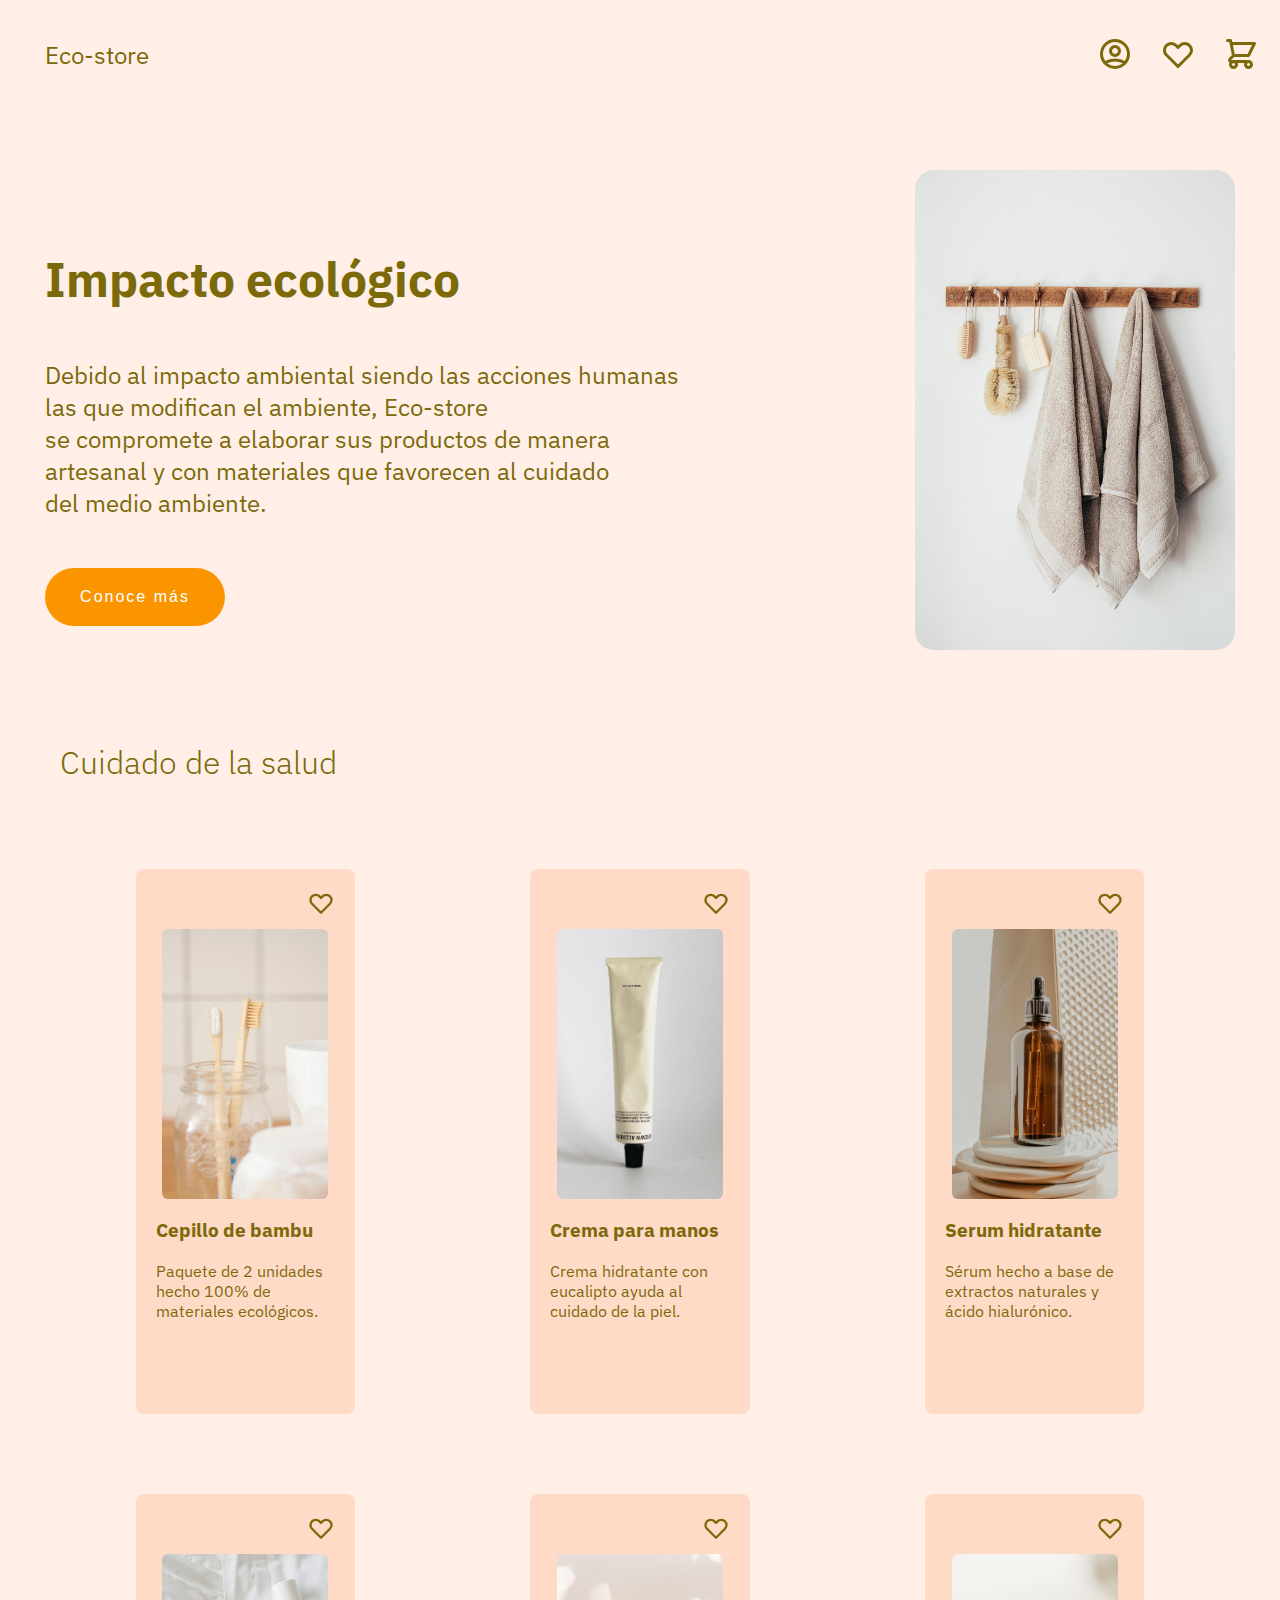
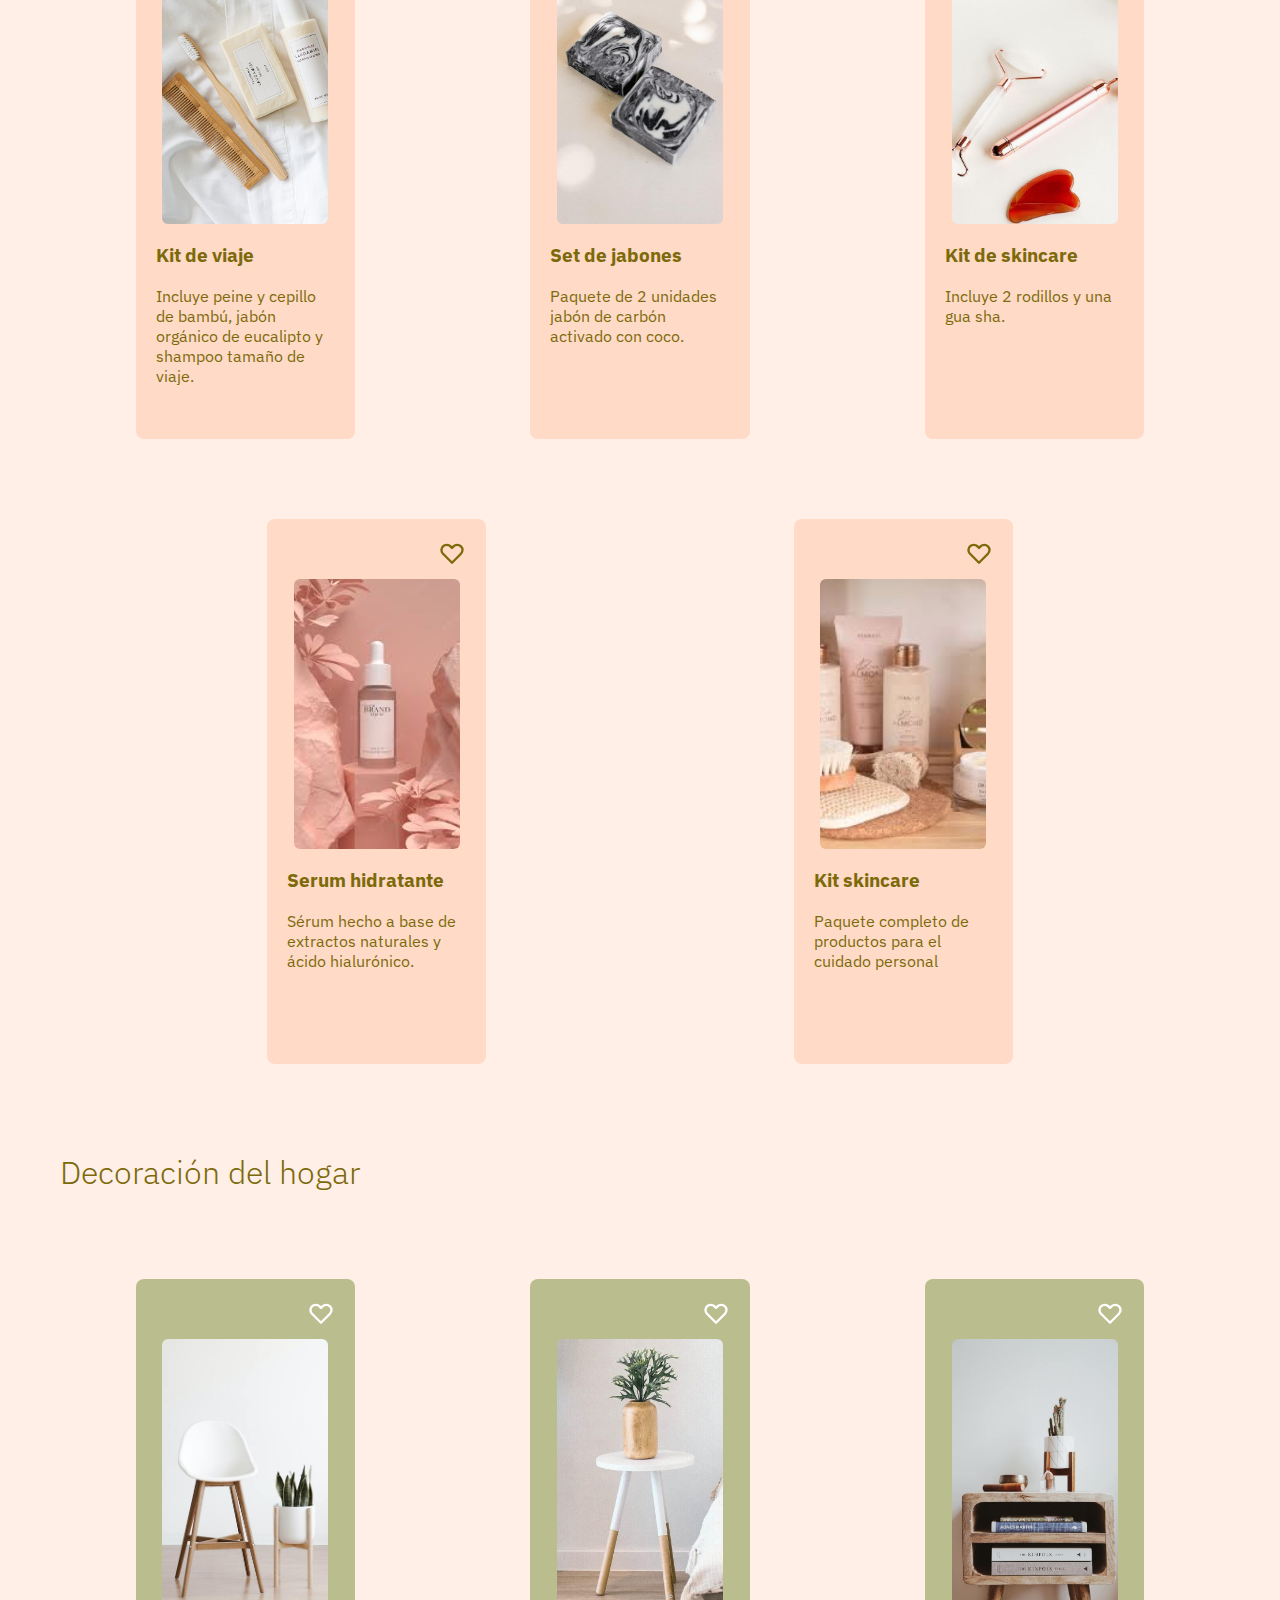
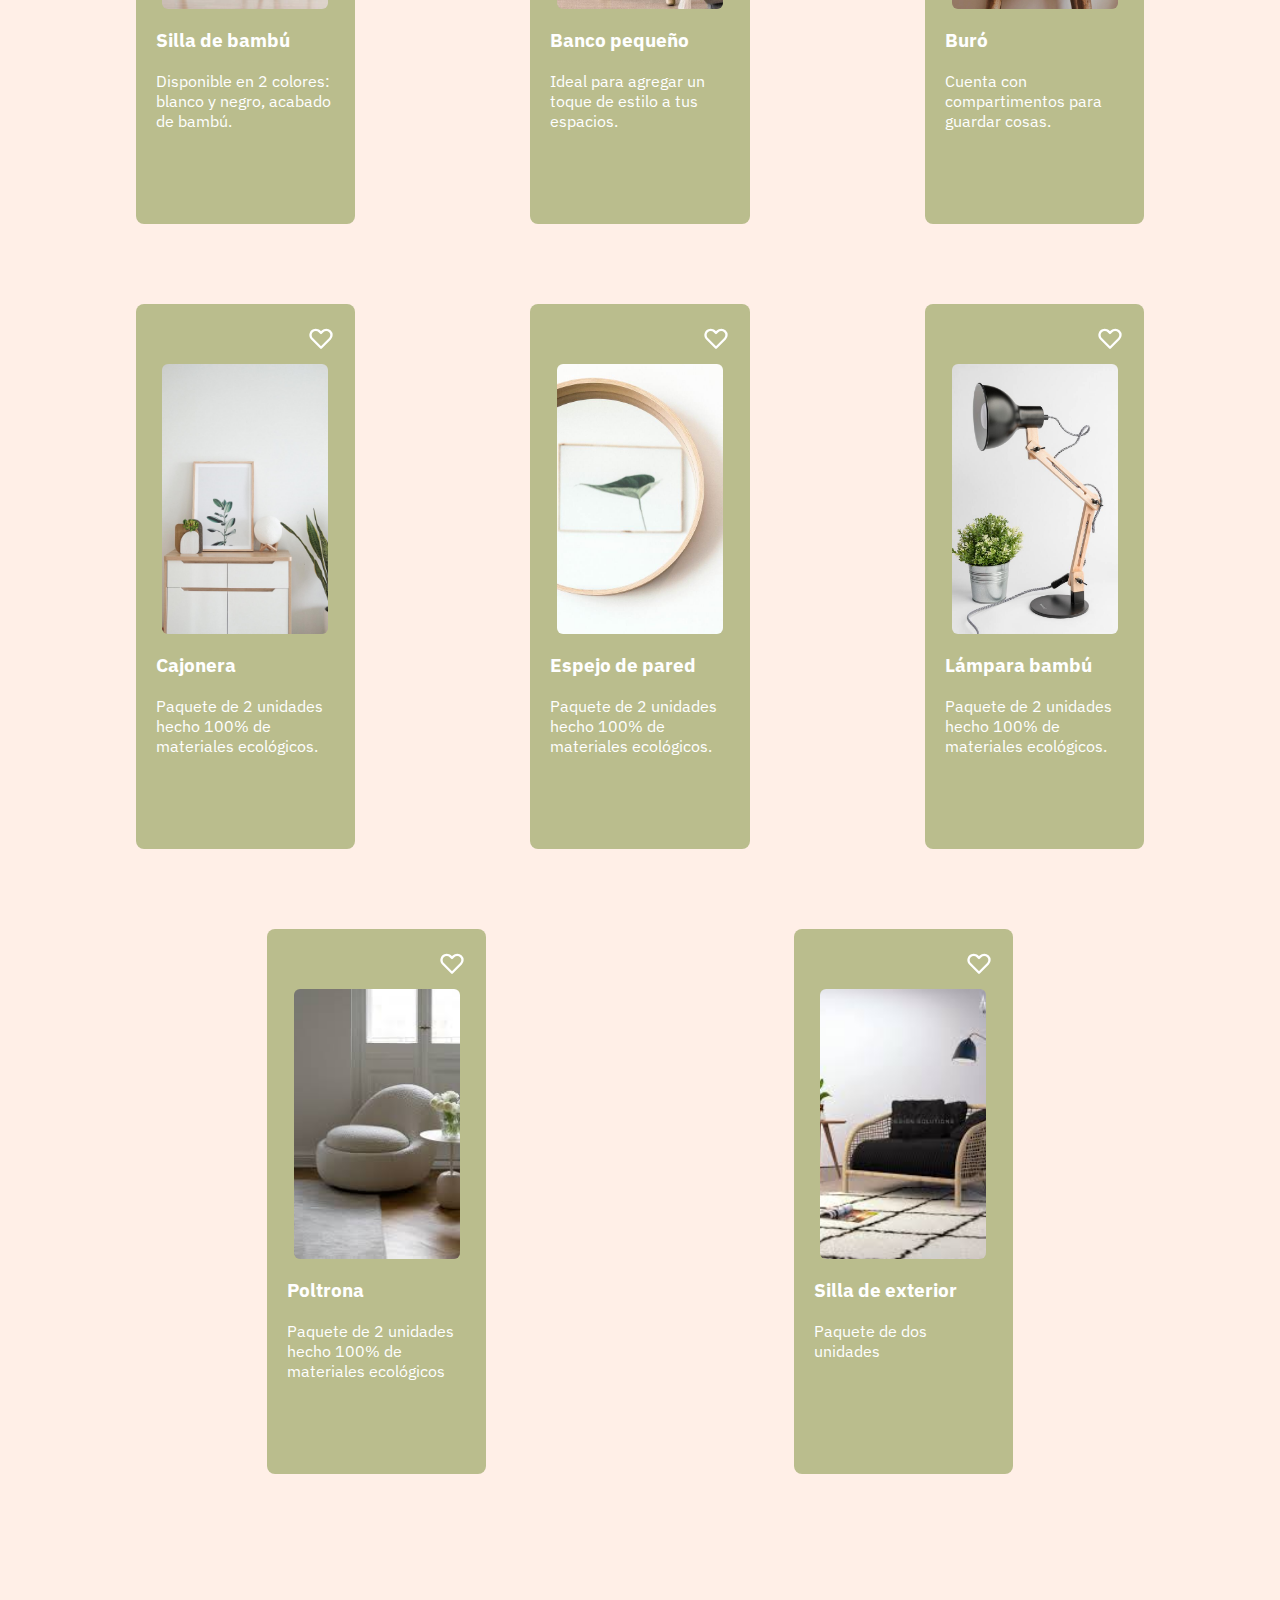
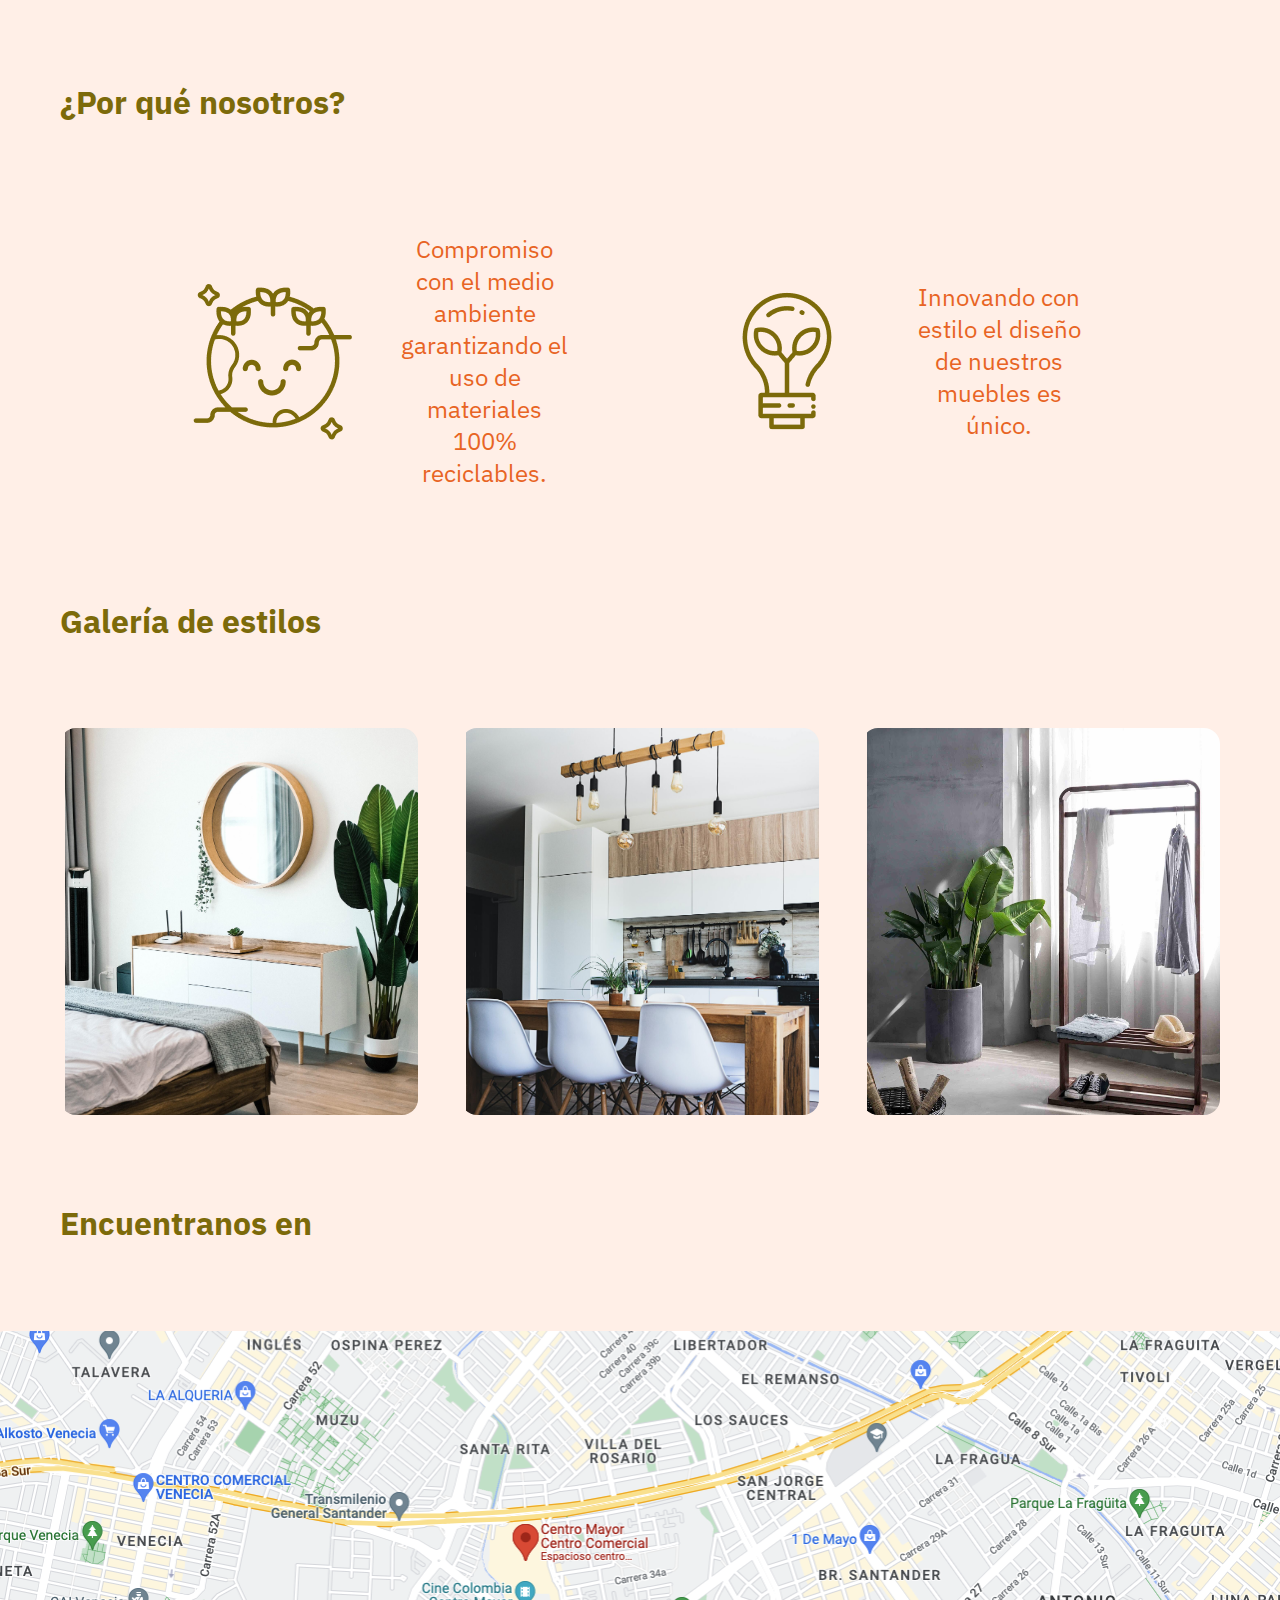
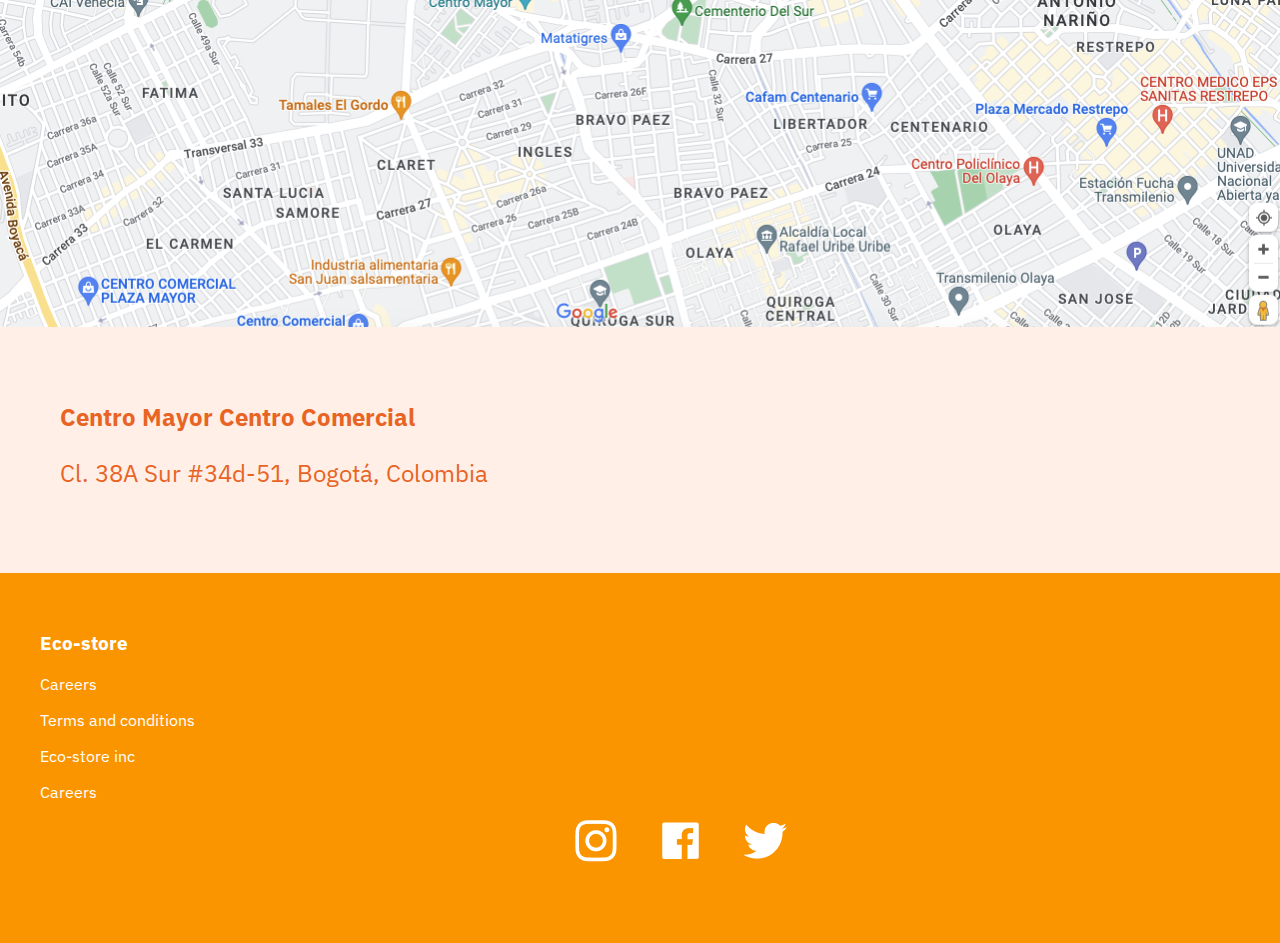
<file: index.html>
<!DOCTYPE html>
<html lang="en">
<head>
    <meta charset="UTF-8">
    <meta name="viewport" content="width=device-width, initial-scale=1.0">
    <title>Document</title>
    <link rel="preconnect" href="https://fonts.googleapis.com">
    <link rel="preconnect" href="https://fonts.gstatic.com" crossorigin>
    <link href="https://fonts.googleapis.com/css2?family=IBM+Plex+Sans:wght@400;500;700&display=swap" rel="stylesheet">
    <link rel="stylesheet" href="./css/main.css">
</head>
<body>
    <nav>
        <p>Eco-store</p>
        <div class="icons">
            <button class="profile">
                <svg width="36" height="36" viewBox="0 0 24 24" fill="none" xmlns="http://www.w3.org/2000/svg">
                    <path d="M5.121 17.804C7.21942 16.6179 9.58958 15.9963 12 16C14.5 16 16.847 16.655 18.879 17.804M15 10C15 10.7956 14.6839 11.5587 14.1213 12.1213C13.5587 12.6839 12.7956 13 12 13C11.2044 13 10.4413 12.6839 9.87868 12.1213C9.31607 11.5587 9 10.7956 9 10C9 9.20435 9.31607 8.44129 9.87868 7.87868C10.4413 7.31607 11.2044 7 12 7C12.7956 7 13.5587 7.31607 14.1213 7.87868C14.6839 8.44129 15 9.20435 15 10ZM21 12C21 13.1819 20.7672 14.3522 20.3149 15.4442C19.8626 16.5361 19.1997 17.5282 18.364 18.364C17.5282 19.1997 16.5361 19.8626 15.4442 20.3149C14.3522 20.7672 13.1819 21 12 21C10.8181 21 9.64778 20.7672 8.55585 20.3149C7.46392 19.8626 6.47177 19.1997 5.63604 18.364C4.80031 17.5282 4.13738 16.5361 3.68508 15.4442C3.23279 14.3522 3 13.1819 3 12C3 9.61305 3.94821 7.32387 5.63604 5.63604C7.32387 3.94821 9.61305 3 12 3C14.3869 3 16.6761 3.94821 18.364 5.63604C20.0518 7.32387 21 9.61305 21 12Z" stroke="#7C6A0A" stroke-width="2" stroke-linecap="round" stroke-linejoin="round"/>
                    </svg>
            </button>
            <button class="wishlist">
                <svg width="36" height="36" viewBox="0 0 24 24" fill="none" xmlns="http://www.w3.org/2000/svg">
                    <path d="M3.34255 7.7779C3.5687 7.23194 3.90017 6.73586 4.31804 6.31799C4.7359 5.90012 5.23198 5.56865 5.77795 5.3425C6.32392 5.11635 6.90909 4.99995 7.50004 4.99995C8.09099 4.99995 8.67616 5.11635 9.22213 5.3425C9.7681 5.56865 10.2642 5.90012 10.682 6.31799L12 7.63599L13.318 6.31799C14.162 5.47407 15.3066 4.99997 16.5 4.99997C17.6935 4.99997 18.8381 5.47407 19.682 6.31799C20.526 7.16191 21.0001 8.30651 21.0001 9.49999C21.0001 10.6935 20.526 11.8381 19.682 12.682L12 20.364L4.31804 12.682C3.90017 12.2641 3.5687 11.7681 3.34255 11.2221C3.1164 10.6761 3 10.0909 3 9.49999C3 8.90904 3.1164 8.32387 3.34255 7.7779Z" stroke="#7C6A0A" stroke-width="2" stroke-linecap="round" stroke-linejoin="round"/>
                    </svg>
            </button>
            <button class="cart">
                <svg width="36" height="36" viewBox="0 0 24 24" fill="none" xmlns="http://www.w3.org/2000/svg">
                    <path d="M3 3H5L5.4 5M5.4 5H21L17 13H7M5.4 5L7 13M7 13L4.707 15.293C4.077 15.923 4.523 17 5.414 17H17M17 17C16.4696 17 15.9609 17.2107 15.5858 17.5858C15.2107 17.9609 15 18.4696 15 19C15 19.5304 15.2107 20.0391 15.5858 20.4142C15.9609 20.7893 16.4696 21 17 21C17.5304 21 18.0391 20.7893 18.4142 20.4142C18.7893 20.0391 19 19.5304 19 19C19 18.4696 18.7893 17.9609 18.4142 17.5858C18.0391 17.2107 17.5304 17 17 17ZM9 19C9 19.5304 8.78929 20.0391 8.41421 20.4142C8.03914 20.7893 7.53043 21 7 21C6.46957 21 5.96086 20.7893 5.58579 20.4142C5.21071 20.0391 5 19.5304 5 19C5 18.4696 5.21071 17.9609 5.58579 17.5858C5.96086 17.2107 6.46957 17 7 17C7.53043 17 8.03914 17.2107 8.41421 17.5858C8.78929 17.9609 9 18.4696 9 19Z" stroke="#7C6A0A" stroke-width="2" stroke-linecap="round" stroke-linejoin="round"/>
                    </svg>
            </button>
        </div>
        
    </nav>
    <main class="main-section">
        <article>
            <div class="impact-section">
                <h1>Impacto ecológico</h1>
                <p>Debido al impacto ambiental siendo las acciones humanas <br> las que  modifican el ambiente, Eco-store <br> se compromete a elaborar sus productos de manera <br> artesanal y con materiales que favorecen al cuidado <br> del medio ambiente.</p>
                <button>Conoce más</button>
            </div>
            <div class="image-section">
                <img src="./assets/img/main-2.jpg" alt="towels">
            </div>
        </article>
        <section class="product-section">
            <div class="healthcare">
                <h2>Cuidado de la salud</h2>
                <div class="card-section">
                    <div class="product-card">
                        <div class="icon">
                           <svg width="24" height="24" viewBox="0 0 24 24" fill="none" xmlns="http://www.w3.org/2000/svg">
                            <path d="M3.34255 7.7779C3.5687 7.23194 3.90017 6.73586 4.31804 6.31799C4.7359 5.90012 5.23198 5.56865 5.77795 5.3425C6.32392 5.11635 6.90909 4.99995 7.50004 4.99995C8.09099 4.99995 8.67616 5.11635 9.22213 5.3425C9.7681 5.56865 10.2642 5.90012 10.682 6.31799L12 7.63599L13.318 6.31799C14.162 5.47407 15.3066 4.99997 16.5 4.99997C17.6935 4.99997 18.8381 5.47407 19.682 6.31799C20.526 7.16191 21.0001 8.30651 21.0001 9.49999C21.0001 10.6935 20.526 11.8381 19.682 12.682L12 20.364L4.31804 12.682C3.90017 12.2641 3.5687 11.7681 3.34255 11.2221C3.1164 10.6761 3 10.0909 3 9.49999C3 8.90904 3.1164 8.32387 3.34255 7.7779Z" stroke="#7c6a0a" stroke-width="2" stroke-linecap="round" stroke-linejoin="round"/>
                            </svg> 
                        </div>
                        <div class="product-image">
                            <img src="./assets/img/products/toothbrush.jpg" alt="">
                        </div>
                        <h3>Cepillo de bambu</h3>
                        <p>Paquete de 2 unidades hecho 100% de materiales ecológicos.</p>
                    </div>
                    <div class="product-card">
                        <div class="icon">
                           <svg width="24" height="24" viewBox="0 0 24 24" fill="none" xmlns="http://www.w3.org/2000/svg">
                            <path d="M3.34255 7.7779C3.5687 7.23194 3.90017 6.73586 4.31804 6.31799C4.7359 5.90012 5.23198 5.56865 5.77795 5.3425C6.32392 5.11635 6.90909 4.99995 7.50004 4.99995C8.09099 4.99995 8.67616 5.11635 9.22213 5.3425C9.7681 5.56865 10.2642 5.90012 10.682 6.31799L12 7.63599L13.318 6.31799C14.162 5.47407 15.3066 4.99997 16.5 4.99997C17.6935 4.99997 18.8381 5.47407 19.682 6.31799C20.526 7.16191 21.0001 8.30651 21.0001 9.49999C21.0001 10.6935 20.526 11.8381 19.682 12.682L12 20.364L4.31804 12.682C3.90017 12.2641 3.5687 11.7681 3.34255 11.2221C3.1164 10.6761 3 10.0909 3 9.49999C3 8.90904 3.1164 8.32387 3.34255 7.7779Z" stroke="#7c6a0a" stroke-width="2" stroke-linecap="round" stroke-linejoin="round"/>
                            </svg> 
                        </div>
                        <div class="product-image">
                            <img src="./assets/img/products/hand-cream.jpeg" alt="">
                        </div>
                        <h3>Crema para manos</h3>
                        <p>Crema hidratante con eucalipto ayuda al cuidado de la piel.</p>
                    </div>
                    <div class="product-card">
                        <div class="icon">
                           <svg width="24" height="24" viewBox="0 0 24 24" fill="none" xmlns="http://www.w3.org/2000/svg">
                            <path d="M3.34255 7.7779C3.5687 7.23194 3.90017 6.73586 4.31804 6.31799C4.7359 5.90012 5.23198 5.56865 5.77795 5.3425C6.32392 5.11635 6.90909 4.99995 7.50004 4.99995C8.09099 4.99995 8.67616 5.11635 9.22213 5.3425C9.7681 5.56865 10.2642 5.90012 10.682 6.31799L12 7.63599L13.318 6.31799C14.162 5.47407 15.3066 4.99997 16.5 4.99997C17.6935 4.99997 18.8381 5.47407 19.682 6.31799C20.526 7.16191 21.0001 8.30651 21.0001 9.49999C21.0001 10.6935 20.526 11.8381 19.682 12.682L12 20.364L4.31804 12.682C3.90017 12.2641 3.5687 11.7681 3.34255 11.2221C3.1164 10.6761 3 10.0909 3 9.49999C3 8.90904 3.1164 8.32387 3.34255 7.7779Z" stroke="#7c6a0a" stroke-width="2" stroke-linecap="round" stroke-linejoin="round"/>
                            </svg> 
                        </div>
                        <div class="product-image">
                            <img src="./assets/img/products/serum.jpg" alt="">
                        </div>
                        <h3>Serum hidratante</h3>
                        <p>Sérum hecho a base de extractos naturales y ácido hialurónico.</p>
                    </div>
                    <div class="product-card">
                        <div class="icon">
                           <svg width="24" height="24" viewBox="0 0 24 24" fill="none" xmlns="http://www.w3.org/2000/svg">
                            <path d="M3.34255 7.7779C3.5687 7.23194 3.90017 6.73586 4.31804 6.31799C4.7359 5.90012 5.23198 5.56865 5.77795 5.3425C6.32392 5.11635 6.90909 4.99995 7.50004 4.99995C8.09099 4.99995 8.67616 5.11635 9.22213 5.3425C9.7681 5.56865 10.2642 5.90012 10.682 6.31799L12 7.63599L13.318 6.31799C14.162 5.47407 15.3066 4.99997 16.5 4.99997C17.6935 4.99997 18.8381 5.47407 19.682 6.31799C20.526 7.16191 21.0001 8.30651 21.0001 9.49999C21.0001 10.6935 20.526 11.8381 19.682 12.682L12 20.364L4.31804 12.682C3.90017 12.2641 3.5687 11.7681 3.34255 11.2221C3.1164 10.6761 3 10.0909 3 9.49999C3 8.90904 3.1164 8.32387 3.34255 7.7779Z" stroke="#7c6a0a" stroke-width="2" stroke-linecap="round" stroke-linejoin="round"/>
                            </svg> 
                        </div>
                        <div class="product-image">
                            <img src="./assets/img/products/organic-kit.jpg" alt="">
                        </div>
                        <h3>Kit de viaje</h3>
                        <p>Incluye peine y cepillo de bambú, jabón orgánico de eucalipto y shampoo tamaño de viaje.</p>
                    </div>
                    <div class="product-card">
                        <div class="icon">
                           <svg width="24" height="24" viewBox="0 0 24 24" fill="none" xmlns="http://www.w3.org/2000/svg">
                            <path d="M3.34255 7.7779C3.5687 7.23194 3.90017 6.73586 4.31804 6.31799C4.7359 5.90012 5.23198 5.56865 5.77795 5.3425C6.32392 5.11635 6.90909 4.99995 7.50004 4.99995C8.09099 4.99995 8.67616 5.11635 9.22213 5.3425C9.7681 5.56865 10.2642 5.90012 10.682 6.31799L12 7.63599L13.318 6.31799C14.162 5.47407 15.3066 4.99997 16.5 4.99997C17.6935 4.99997 18.8381 5.47407 19.682 6.31799C20.526 7.16191 21.0001 8.30651 21.0001 9.49999C21.0001 10.6935 20.526 11.8381 19.682 12.682L12 20.364L4.31804 12.682C3.90017 12.2641 3.5687 11.7681 3.34255 11.2221C3.1164 10.6761 3 10.0909 3 9.49999C3 8.90904 3.1164 8.32387 3.34255 7.7779Z" stroke="#7c6a0a" stroke-width="2" stroke-linecap="round" stroke-linejoin="round"/>
                            </svg> 
                        </div>
                        <div class="product-image">
                            <img src="./assets/img/products/organic-soap.jpg" alt="">
                        </div>
                        <h3>Set de jabones</h3>
                        <p>Paquete de 2 unidades jabón de carbón activado con coco.</p>
                    </div>
                    <div class="product-card">
                        <div class="icon">
                           <svg width="24" height="24" viewBox="0 0 24 24" fill="none" xmlns="http://www.w3.org/2000/svg">
                            <path d="M3.34255 7.7779C3.5687 7.23194 3.90017 6.73586 4.31804 6.31799C4.7359 5.90012 5.23198 5.56865 5.77795 5.3425C6.32392 5.11635 6.90909 4.99995 7.50004 4.99995C8.09099 4.99995 8.67616 5.11635 9.22213 5.3425C9.7681 5.56865 10.2642 5.90012 10.682 6.31799L12 7.63599L13.318 6.31799C14.162 5.47407 15.3066 4.99997 16.5 4.99997C17.6935 4.99997 18.8381 5.47407 19.682 6.31799C20.526 7.16191 21.0001 8.30651 21.0001 9.49999C21.0001 10.6935 20.526 11.8381 19.682 12.682L12 20.364L4.31804 12.682C3.90017 12.2641 3.5687 11.7681 3.34255 11.2221C3.1164 10.6761 3 10.0909 3 9.49999C3 8.90904 3.1164 8.32387 3.34255 7.7779Z" stroke="#7c6a0a" stroke-width="2" stroke-linecap="round" stroke-linejoin="round"/>
                            </svg> 
                        </div>
                        <div class="product-image">
                            <img src="./assets/img/products/guasha-kit.jpg" alt="">
                        </div>
                        <h3>Kit de skincare</h3>
                        <p>Incluye 2 rodillos y una gua sha.</p>
                    </div>
                    <div class="product-card">
                        <div class="icon">
                           <svg width="24" height="24" viewBox="0 0 24 24" fill="none" xmlns="http://www.w3.org/2000/svg">
                            <path d="M3.34255 7.7779C3.5687 7.23194 3.90017 6.73586 4.31804 6.31799C4.7359 5.90012 5.23198 5.56865 5.77795 5.3425C6.32392 5.11635 6.90909 4.99995 7.50004 4.99995C8.09099 4.99995 8.67616 5.11635 9.22213 5.3425C9.7681 5.56865 10.2642 5.90012 10.682 6.31799L12 7.63599L13.318 6.31799C14.162 5.47407 15.3066 4.99997 16.5 4.99997C17.6935 4.99997 18.8381 5.47407 19.682 6.31799C20.526 7.16191 21.0001 8.30651 21.0001 9.49999C21.0001 10.6935 20.526 11.8381 19.682 12.682L12 20.364L4.31804 12.682C3.90017 12.2641 3.5687 11.7681 3.34255 11.2221C3.1164 10.6761 3 10.0909 3 9.49999C3 8.90904 3.1164 8.32387 3.34255 7.7779Z" stroke="#7c6a0a" stroke-width="2" stroke-linecap="round" stroke-linejoin="round"/>
                            </svg> 
                        </div>
                        <div class="product-image">
                            <img src="./assets/img/products/serum2.jpg" alt="">
                        </div>
                        <h3>Serum hidratante</h3>
                        <p>Sérum hecho a base de extractos naturales y ácido hialurónico.</p>
                    </div>
                    <div class="product-card">
                        <div class="icon">
                           <svg width="24" height="24" viewBox="0 0 24 24" fill="none" xmlns="http://www.w3.org/2000/svg">
                            <path d="M3.34255 7.7779C3.5687 7.23194 3.90017 6.73586 4.31804 6.31799C4.7359 5.90012 5.23198 5.56865 5.77795 5.3425C6.32392 5.11635 6.90909 4.99995 7.50004 4.99995C8.09099 4.99995 8.67616 5.11635 9.22213 5.3425C9.7681 5.56865 10.2642 5.90012 10.682 6.31799L12 7.63599L13.318 6.31799C14.162 5.47407 15.3066 4.99997 16.5 4.99997C17.6935 4.99997 18.8381 5.47407 19.682 6.31799C20.526 7.16191 21.0001 8.30651 21.0001 9.49999C21.0001 10.6935 20.526 11.8381 19.682 12.682L12 20.364L4.31804 12.682C3.90017 12.2641 3.5687 11.7681 3.34255 11.2221C3.1164 10.6761 3 10.0909 3 9.49999C3 8.90904 3.1164 8.32387 3.34255 7.7779Z" stroke="#7c6a0a" stroke-width="2" stroke-linecap="round" stroke-linejoin="round"/>
                            </svg> 
                        </div>
                        <div class="product-image">
                            <img src="./assets/img/products/kit-skincare.jpeg" alt="">
                        </div>
                        <h3>Kit skincare</h3>
                        <p>Paquete completo de productos para el cuidado personal</p>
                    </div>
                </div>
            </div>
            <div class="furniture">
                <h2>Decoración del hogar</h2>
                <div class="card-section">
                    <div class="product-card">
                        <div class="icon">
                           <svg width="24" height="24" viewBox="0 0 24 24" fill="none" xmlns="http://www.w3.org/2000/svg">
                            <path d="M3.34255 7.7779C3.5687 7.23194 3.90017 6.73586 4.31804 6.31799C4.7359 5.90012 5.23198 5.56865 5.77795 5.3425C6.32392 5.11635 6.90909 4.99995 7.50004 4.99995C8.09099 4.99995 8.67616 5.11635 9.22213 5.3425C9.7681 5.56865 10.2642 5.90012 10.682 6.31799L12 7.63599L13.318 6.31799C14.162 5.47407 15.3066 4.99997 16.5 4.99997C17.6935 4.99997 18.8381 5.47407 19.682 6.31799C20.526 7.16191 21.0001 8.30651 21.0001 9.49999C21.0001 10.6935 20.526 11.8381 19.682 12.682L12 20.364L4.31804 12.682C3.90017 12.2641 3.5687 11.7681 3.34255 11.2221C3.1164 10.6761 3 10.0909 3 9.49999C3 8.90904 3.1164 8.32387 3.34255 7.7779Z" stroke="#ffffff" stroke-width="2" stroke-linecap="round" stroke-linejoin="round"/>
                            </svg> 
                        </div>
                        <div class="product-image">
                            <img src="./assets/img/furniture/wood-chair.jpg" alt="">
                        </div>
                        <h3>Silla de bambú</h3>
                        <p>Disponible en 2 colores: blanco y negro, acabado de bambú.</p>
                    </div>
                    <div class="product-card">
                        <div class="icon">
                           <svg width="24" height="24" viewBox="0 0 24 24" fill="none" xmlns="http://www.w3.org/2000/svg">
                            <path d="M3.34255 7.7779C3.5687 7.23194 3.90017 6.73586 4.31804 6.31799C4.7359 5.90012 5.23198 5.56865 5.77795 5.3425C6.32392 5.11635 6.90909 4.99995 7.50004 4.99995C8.09099 4.99995 8.67616 5.11635 9.22213 5.3425C9.7681 5.56865 10.2642 5.90012 10.682 6.31799L12 7.63599L13.318 6.31799C14.162 5.47407 15.3066 4.99997 16.5 4.99997C17.6935 4.99997 18.8381 5.47407 19.682 6.31799C20.526 7.16191 21.0001 8.30651 21.0001 9.49999C21.0001 10.6935 20.526 11.8381 19.682 12.682L12 20.364L4.31804 12.682C3.90017 12.2641 3.5687 11.7681 3.34255 11.2221C3.1164 10.6761 3 10.0909 3 9.49999C3 8.90904 3.1164 8.32387 3.34255 7.7779Z" stroke="#ffffff" stroke-width="2" stroke-linecap="round" stroke-linejoin="round"/>
                            </svg> 
                        </div>
                        <div class="product-image">
                            <img src="./assets/img/furniture/small-table.jpeg" alt="">
                        </div>
                        <h3>Banco pequeño</h3>
                        <p>Ideal para agregar un toque de estilo a tus espacios.</p>
                    </div>
                    <div class="product-card">
                        <div class="icon">
                           <svg width="24" height="24" viewBox="0 0 24 24" fill="none" xmlns="http://www.w3.org/2000/svg">
                            <path d="M3.34255 7.7779C3.5687 7.23194 3.90017 6.73586 4.31804 6.31799C4.7359 5.90012 5.23198 5.56865 5.77795 5.3425C6.32392 5.11635 6.90909 4.99995 7.50004 4.99995C8.09099 4.99995 8.67616 5.11635 9.22213 5.3425C9.7681 5.56865 10.2642 5.90012 10.682 6.31799L12 7.63599L13.318 6.31799C14.162 5.47407 15.3066 4.99997 16.5 4.99997C17.6935 4.99997 18.8381 5.47407 19.682 6.31799C20.526 7.16191 21.0001 8.30651 21.0001 9.49999C21.0001 10.6935 20.526 11.8381 19.682 12.682L12 20.364L4.31804 12.682C3.90017 12.2641 3.5687 11.7681 3.34255 11.2221C3.1164 10.6761 3 10.0909 3 9.49999C3 8.90904 3.1164 8.32387 3.34255 7.7779Z" stroke="#ffffff" stroke-width="2" stroke-linecap="round" stroke-linejoin="round"/>
                            </svg> 
                        </div>
                        <div class="product-image">
                            <img src="./assets/img/furniture/stand-table.jpg" alt="">
                        </div>
                        <h3>Buró</h3>
                        <p>Cuenta con compartimentos para guardar cosas.</p>
                    </div>
                    <div class="product-card">
                        <div class="icon">
                           <svg width="24" height="24" viewBox="0 0 24 24" fill="none" xmlns="http://www.w3.org/2000/svg">
                            <path d="M3.34255 7.7779C3.5687 7.23194 3.90017 6.73586 4.31804 6.31799C4.7359 5.90012 5.23198 5.56865 5.77795 5.3425C6.32392 5.11635 6.90909 4.99995 7.50004 4.99995C8.09099 4.99995 8.67616 5.11635 9.22213 5.3425C9.7681 5.56865 10.2642 5.90012 10.682 6.31799L12 7.63599L13.318 6.31799C14.162 5.47407 15.3066 4.99997 16.5 4.99997C17.6935 4.99997 18.8381 5.47407 19.682 6.31799C20.526 7.16191 21.0001 8.30651 21.0001 9.49999C21.0001 10.6935 20.526 11.8381 19.682 12.682L12 20.364L4.31804 12.682C3.90017 12.2641 3.5687 11.7681 3.34255 11.2221C3.1164 10.6761 3 10.0909 3 9.49999C3 8.90904 3.1164 8.32387 3.34255 7.7779Z" stroke="#ffffff" stroke-width="2" stroke-linecap="round" stroke-linejoin="round"/>
                            </svg> 
                        </div>
                        <div class="product-image">
                            <img src="./assets/img/furniture/mueble.jpg" alt="">
                        </div>
                        <h3>Cajonera</h3>
                        <p>Paquete de 2 unidades hecho 100% de materiales ecológicos.</p>
                    </div>
                    <div class="product-card">
                        <div class="icon">
                           <svg width="24" height="24" viewBox="0 0 24 24" fill="none" xmlns="http://www.w3.org/2000/svg">
                            <path d="M3.34255 7.7779C3.5687 7.23194 3.90017 6.73586 4.31804 6.31799C4.7359 5.90012 5.23198 5.56865 5.77795 5.3425C6.32392 5.11635 6.90909 4.99995 7.50004 4.99995C8.09099 4.99995 8.67616 5.11635 9.22213 5.3425C9.7681 5.56865 10.2642 5.90012 10.682 6.31799L12 7.63599L13.318 6.31799C14.162 5.47407 15.3066 4.99997 16.5 4.99997C17.6935 4.99997 18.8381 5.47407 19.682 6.31799C20.526 7.16191 21.0001 8.30651 21.0001 9.49999C21.0001 10.6935 20.526 11.8381 19.682 12.682L12 20.364L4.31804 12.682C3.90017 12.2641 3.5687 11.7681 3.34255 11.2221C3.1164 10.6761 3 10.0909 3 9.49999C3 8.90904 3.1164 8.32387 3.34255 7.7779Z" stroke="#ffffff" stroke-width="2" stroke-linecap="round" stroke-linejoin="round"/>
                            </svg> 
                        </div>
                        <div class="product-image">
                            <img src="./assets/img/furniture/mirror.jpg" alt="">
                        </div>
                        <h3>Espejo de pared</h3>
                        <p>Paquete de 2 unidades hecho 100% de materiales ecológicos.</p>
                    </div>
                    <div class="product-card">
                        <div class="icon">
                           <svg width="24" height="24" viewBox="0 0 24 24" fill="none" xmlns="http://www.w3.org/2000/svg">
                            <path d="M3.34255 7.7779C3.5687 7.23194 3.90017 6.73586 4.31804 6.31799C4.7359 5.90012 5.23198 5.56865 5.77795 5.3425C6.32392 5.11635 6.90909 4.99995 7.50004 4.99995C8.09099 4.99995 8.67616 5.11635 9.22213 5.3425C9.7681 5.56865 10.2642 5.90012 10.682 6.31799L12 7.63599L13.318 6.31799C14.162 5.47407 15.3066 4.99997 16.5 4.99997C17.6935 4.99997 18.8381 5.47407 19.682 6.31799C20.526 7.16191 21.0001 8.30651 21.0001 9.49999C21.0001 10.6935 20.526 11.8381 19.682 12.682L12 20.364L4.31804 12.682C3.90017 12.2641 3.5687 11.7681 3.34255 11.2221C3.1164 10.6761 3 10.0909 3 9.49999C3 8.90904 3.1164 8.32387 3.34255 7.7779Z" stroke="#ffffff" stroke-width="2" stroke-linecap="round" stroke-linejoin="round"/>
                            </svg> 
                        </div>
                        <div class="product-image">
                            <img src="./assets/img/furniture/desk-lamp.jpg" alt="">
                        </div>
                        <h3>Lámpara bambú</h3>
                        <p>Paquete de 2 unidades hecho 100% de materiales ecológicos.</p>
                    </div>
                    <div class="product-card">
                        <div class="icon">
                           <svg width="24" height="24" viewBox="0 0 24 24" fill="none" xmlns="http://www.w3.org/2000/svg">
                            <path d="M3.34255 7.7779C3.5687 7.23194 3.90017 6.73586 4.31804 6.31799C4.7359 5.90012 5.23198 5.56865 5.77795 5.3425C6.32392 5.11635 6.90909 4.99995 7.50004 4.99995C8.09099 4.99995 8.67616 5.11635 9.22213 5.3425C9.7681 5.56865 10.2642 5.90012 10.682 6.31799L12 7.63599L13.318 6.31799C14.162 5.47407 15.3066 4.99997 16.5 4.99997C17.6935 4.99997 18.8381 5.47407 19.682 6.31799C20.526 7.16191 21.0001 8.30651 21.0001 9.49999C21.0001 10.6935 20.526 11.8381 19.682 12.682L12 20.364L4.31804 12.682C3.90017 12.2641 3.5687 11.7681 3.34255 11.2221C3.1164 10.6761 3 10.0909 3 9.49999C3 8.90904 3.1164 8.32387 3.34255 7.7779Z" stroke="#ffffff" stroke-width="2" stroke-linecap="round" stroke-linejoin="round"/>
                            </svg> 
                        </div>
                        <div class="product-image">
                            <img src="./assets/img/furniture/chair.jpeg" alt="">
                        </div>
                        <h3>Poltrona</h3>
                        <p>Paquete de 2 unidades hecho 100% de materiales ecológicos</p>
                    </div>
                    <div class="product-card">
                        <div class="icon">
                           <svg width="24" height="24" viewBox="0 0 24 24" fill="none" xmlns="http://www.w3.org/2000/svg">
                            <path d="M3.34255 7.7779C3.5687 7.23194 3.90017 6.73586 4.31804 6.31799C4.7359 5.90012 5.23198 5.56865 5.77795 5.3425C6.32392 5.11635 6.90909 4.99995 7.50004 4.99995C8.09099 4.99995 8.67616 5.11635 9.22213 5.3425C9.7681 5.56865 10.2642 5.90012 10.682 6.31799L12 7.63599L13.318 6.31799C14.162 5.47407 15.3066 4.99997 16.5 4.99997C17.6935 4.99997 18.8381 5.47407 19.682 6.31799C20.526 7.16191 21.0001 8.30651 21.0001 9.49999C21.0001 10.6935 20.526 11.8381 19.682 12.682L12 20.364L4.31804 12.682C3.90017 12.2641 3.5687 11.7681 3.34255 11.2221C3.1164 10.6761 3 10.0909 3 9.49999C3 8.90904 3.1164 8.32387 3.34255 7.7779Z" stroke="#ffffff" stroke-width="2" stroke-linecap="round" stroke-linejoin="round"/>
                            </svg> 
                        </div>
                        <div class="product-image">
                            <img src="./assets/img/furniture/chair2.jpeg" alt="">
                        </div>
                        <h3>Silla de exterior</h3>
                        <p>Paquete de dos unidades</p>
                    </div>
                </div>
            </div>
        </section>
        <section class="info-section">
            <div class="about-us">
                <h2>¿Por qué nosotros?</h2>
                <div class="mission-section">
                    <div class="earth">
                        <img src="./assets/img/earth.png" alt="">
                        <p>Compromiso con el medio ambiente garantizando el uso de materiales 100% reciclables.</p>
                    </div>
                    <div class="innovation">
                        <img src="./assets/img/ecology.png" alt="">
                        <p>Innovando con estilo el diseño de nuestros muebles es único.</p>
                    </div>
                </div>    
            </div>
            <div class="gallery">
                <h2>Galería de estilos</h2>
                <div class="gallery-images">
                    <img src="./assets/img/gallery-1.jpg" alt="">
                    <img src="./assets/img/gallery-2.jpg" alt="">
                    <img src="./assets/img/gallery-3.jpg" alt="">
                </div>
            </div>
            <div class="location">
                <h2>Encuentranos en</h2>
                <div class="map">
                    <img src="./assets/img/map.png" alt="">
                </div>
                <h3>Centro Mayor Centro Comercial</h3>
                <p>Cl. 38A Sur #34d-51, Bogotá, Colombia</p>
            </div>
        </section>
    </main>
    <footer>
        <h3>Eco-store</h3>
        <p>Careers</p>
        <p>Terms and conditions</p>
        <p>Eco-store inc</p>
        <p>Careers</p>
        <div class="social-media">
            <img src="./assets/img/instagram-logo.png" alt="">
            <img src="./assets/img/facebook-logo.png" alt="">
            <img src="./assets/img/twitter-logo.png" alt="">
        </div>
    </footer>
</body>
</html>
</file>
<file: css/main.css>
@charset "UTF-8";
/* Expresiones de color */
/* Expresiones String */
body {
  margin: 0px; /* Expresiones Número */
  padding: 0px;
  background-color: #ffefe7;
  font-family: "IBM Plex Sans", sans-serif;
}

nav {
  width: auto;
  display: flex;
  flex-direction: row;
  justify-content: space-between;
  align-items: center;
  color: #7c6a0a;
  padding: 15px;
}
nav p {
  font-size: 1.5em;
  padding-left: 30px;
}
nav .icons {
  display: flex;
  gap: 15px;
}
nav .icons button {
  background: none;
  border-style: none;
}

article {
  width: auto;
  color: #7c6a0a;
  padding-left: 45px;
  padding-right: 45px;
  padding-top: 60px;
  display: flex;
  flex-direction: row;
  justify-content: space-between;
  align-items: center;
}
article .impact-section {
  display: flex;
  flex-direction: column;
  justify-content: space-evenly;
  align-items: flex-start;
  gap: 25px;
  padding-top: 50px;
}
article h1 {
  font-size: 3em;
  padding: 0px;
  margin: 0px;
}
article p {
  font-size: 1.5em;
}
article button {
  background: none;
  border-style: none;
}
article button {
  width: 180px;
  padding: 20px;
  background-color: #fa9500;
  border-radius: 35px;
  color: white;
  font-size: 1em;
  letter-spacing: 2px;
}
article button:hover {
  transform: scale(1.1);
}
article img {
  width: 25vw;
  border-radius: 19px;
}

section {
  width: auto;
  height: auto;
  padding: 60px;
}
section h2 {
  color: #7c6a0a;
  font-size: 2em;
}
section .healthcare, section .furniture {
  padding-bottom: 60px;
}
section .healthcare h2, section .furniture h2 {
  font-weight: 300;
  padding-bottom: 60px;
}
section .healthcare .card-section, section .furniture .card-section {
  display: flex;
  flex-direction: row;
  justify-content: space-evenly;
  align-items: center;
  width: auto;
  height: auto;
  flex-wrap: wrap;
  -moz-column-gap: 100px;
       column-gap: 100px;
  row-gap: 80px;
}
section .healthcare .product-card, section .furniture .product-card {
  width: 14vw;
  height: 55vh;
  background-color: #ffdac6;
  color: #7c6a0a;
  padding: 20px 20px 30px 20px;
  border-radius: 8px;
}
section .healthcare .product-card .icon, section .furniture .product-card .icon {
  width: 100%;
  height: auto;
  display: flex;
  justify-content: flex-end;
  padding-bottom: 12px;
}
section .healthcare .product-card .icon svg, section .furniture .product-card .icon svg {
  width: 28px;
  height: 28px;
}
section .healthcare .product-card .product-image, section .furniture .product-card .product-image {
  width: 100%;
  height: auto;
  display: flex;
  justify-content: center;
  align-items: center;
}
section .healthcare .product-card .product-image img, section .furniture .product-card .product-image img {
  width: 13vw;
  height: 30vh;
  -o-object-fit: cover;
     object-fit: cover;
  border-radius: 6px;
}
section .furniture .product-card {
  background-color: #babd8d;
  color: white;
}

.about-us {
  padding-bottom: 60px;
}
.about-us h2 {
  font-weight: bold;
  padding-bottom: 60px;
}
.about-us .mission-section {
  display: flex;
  flex-direction: row;
  justify-content: space-evenly;
  align-items: center;
}
.about-us .mission-section .earth, .about-us .mission-section .innovation {
  width: 30vw;
  display: flex;
  gap: 40px;
  color: #e86424;
}
.about-us .mission-section .earth img, .about-us .mission-section .innovation img {
  -o-object-fit: contain;
     object-fit: contain;
}
.about-us .mission-section .earth p, .about-us .mission-section .innovation p {
  text-align: center;
  font-size: 1.5em;
}
.gallery h2 {
  font-weight: bold;
  padding-bottom: 60px;
}
.gallery .gallery-images {
  display: flex;
  flex-direction: row;
  justify-content: space-between;
  align-items: center;
}
.gallery .gallery-images img {
  width: 28vw;
  height: 43vh;
  -o-object-fit: cover;
     object-fit: cover;
  -o-object-position: 5px 35%;
     object-position: 5px 35%;
  border-radius: 16px;
}
.gallery .gallery-images img:hover {
  transform: scale(1.1);
}

.location {
  color: #e86424;
}
.location h2 {
  padding-top: 60px;
  padding-bottom: 60px;
}
.location .map {
  display: flex;
  flex-direction: row;
  justify-content: center;
  align-items: center;
  padding-bottom: 50px;
}
.location h3, .location p {
  font-size: 1.5em;
}

footer {
  background-color: #fa9500;
  width: 100%;
  height: auto;
  padding: 40px;
  color: white;
}
footer .social-media {
  display: flex;
  flex-direction: row;
  justify-content: center;
  align-items: center;
  gap: 40px;
  padding-bottom: 40px;
}/*# sourceMappingURL=main.css.map */
</file>
